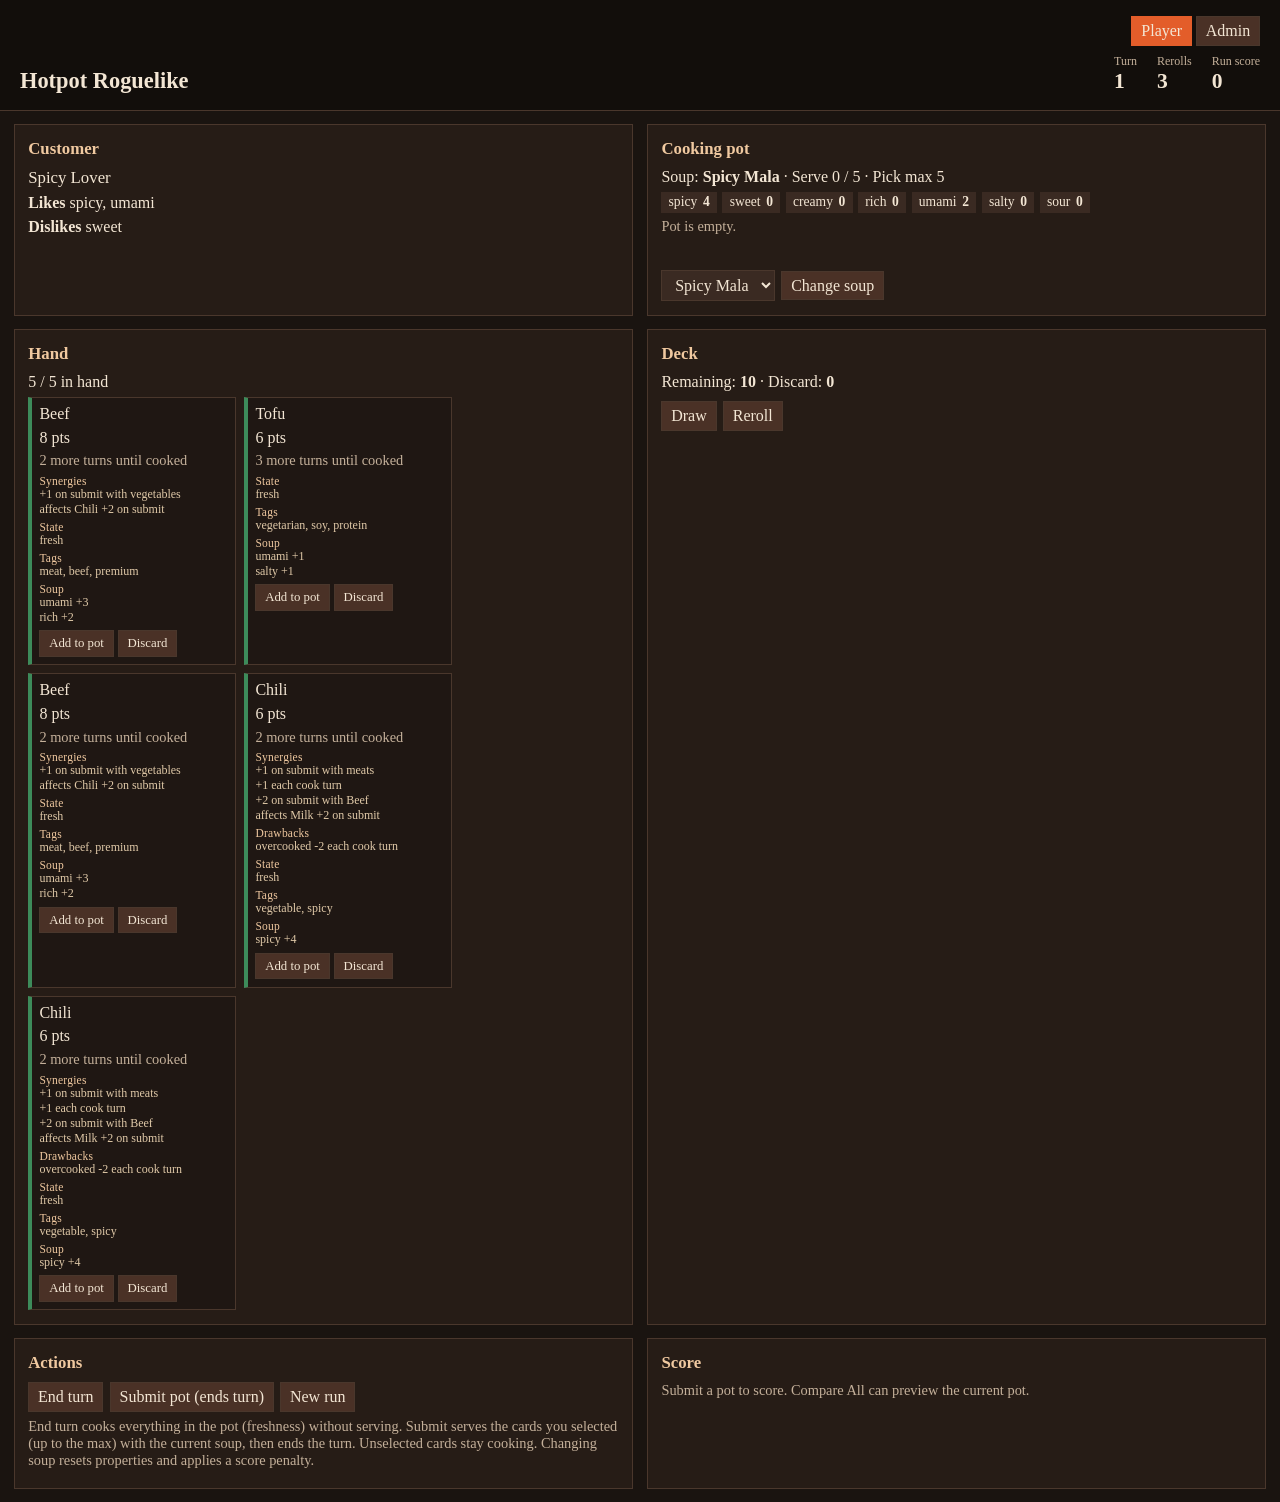
<file: index.html>
<!DOCTYPE html>
<html lang="en">
<head>
  <meta charset="UTF-8">
  <meta name="viewport" content="width=device-width, initial-scale=1">
  <title>Hotpot Roguelike — Mechanics Lab</title>
  <link rel="stylesheet" href="css/main.css">
</head>
<body data-view="player">
  <header class="top">
    <div>
      <h1>Hotpot Roguelike</h1>
      <p class="sub admin-only">Mechanics laboratory — open this file in a browser. Console: <code>Hotpot.game.submitPot()</code></p>
    </div>
    <div class="header-right">
      <div class="view-toggle" role="group" aria-label="View">
        <button type="button" data-action="set-view" data-id="player">Player</button>
        <button type="button" data-action="set-view" data-id="admin">Admin</button>
      </div>
      <dl class="hud">
        <div><dt>Turn</dt><dd id="hud-turn">1</dd></div>
        <div><dt>Rerolls</dt><dd id="hud-rerolls">3</dd></div>
        <div><dt>Run score</dt><dd id="hud-score">0</dd></div>
      </dl>
    </div>
  </header>

  <main id="app">
    <section>
      <h2>Customer</h2>
      <label class="inline admin-only">Serve
        <select id="customer-select"></select>
      </label>
      <div id="customer-body"></div>
    </section>

    <section>
      <h2>Cooking pot</h2>
      <p>Soup: <strong id="soup-name">—</strong> · <span id="pot-count">Serve 0 / —</span> · <span id="serve-instruction">Pick max —</span></p>
      <div id="soup-stats" class="stats"></div>
      <div id="pot-cards" class="cards"></div>
      <div class="row">
        <select id="soup-select"></select>
        <button type="button" data-action="change-soup">Change soup</button>
      </div>
    </section>

    <section>
      <h2>Hand</h2>
      <p><span id="hand-count">0 / 5 in hand</span></p>
      <div id="hand-cards" class="cards"></div>
    </section>

    <section>
      <h2>Deck</h2>
      <p>Remaining: <strong id="deck-count">0</strong> · Discard: <strong id="discard-count">0</strong></p>
      <div id="deck-preview" class="chips admin-only"></div>
      <div class="row">
        <button type="button" data-action="draw">Draw</button>
        <button type="button" data-action="reroll">Reroll</button>
      </div>
    </section>

    <section>
      <h2>Actions</h2>
      <div class="row">
        <button type="button" data-action="end-turn">End turn</button>
        <button type="button" data-action="submit">Submit pot (ends turn)</button>
        <button type="button" data-action="new-run">New run</button>
      </div>
      <p id="submit-status" class="hint"></p>
      <label class="inline admin-only">Max submit ingredients
        <input id="max-submit" type="number" min="1" step="1" value="5">
      </label>
      <label class="inline admin-only">Max cards in hand
        <input id="max-hand" type="number" min="1" step="1" value="5">
      </label>
      <label class="inline admin-only">Active scoring model
        <select id="model-select"></select>
      </label>
      <p class="hint">End turn cooks everything in the pot (freshness) without serving. Submit serves the cards you selected (up to the max) with the current soup, then ends the turn. Unselected cards stay cooking. Changing soup resets properties and applies a score penalty.</p>
    </section>

    <section>
      <h2>Score</h2>
      <div id="score-body"></div>
      <button type="button" class="admin-only" data-action="compare-all">Compare All Scoring Models</button>
      <div id="compare-body" class="admin-only"></div>
    </section>

    <section class="wide admin-only">
      <h2>Debug</h2>
      <div id="debug-body"></div>
    </section>

    <section class="wide admin-only">
      <h2>Ingredient editor</h2>
      <p id="editor-status" class="hint"></p>
      <div class="editor-grid">
        <input id="ing-id" type="hidden">
        <label>Name <input id="ing-name" type="text"></label>
        <label>Base points <input id="ing-points" type="number" value="3"></label>
        <label>Tags <input id="ing-tags" type="text" placeholder="meat, vegetable"></label>
        <label>Fresh duration <input id="ing-fresh" type="number" value="2"></label>
        <label>Cooked duration <input id="ing-cooked" type="number" value="3"></label>
        <label>Overcooked duration <input id="ing-overcooked" type="number" value="2"></label>
      </div>
      <h3>Effects</h3>
      <div id="effect-rows"></div>
      <div class="row">
        <button type="button" data-action="add-effect">Add effect</button>
        <button type="button" data-action="save-ing">Save ingredient</button>
        <button type="button" data-action="clear-ing">New ingredient</button>
      </div>
      <h3>Catalog</h3>
      <div id="catalog-list"></div>
    </section>

    <section class="wide admin-only">
      <h2>Synergy editor</h2>
      <p id="synergy-status" class="hint"></p>
      <p id="synergy-readout" class="lede"></p>
      <dl id="synergy-values" class="syn-values">
        <div><dt>When it fires</dt><dd id="syn-val-trigger">—</dd></div>
        <div><dt id="syn-dt-a">Members</dt><dd id="syn-val-a">—</dd></div>
        <div><dt id="syn-dt-b">Who is affected</dt><dd id="syn-val-b">—</dd></div>
        <div><dt id="syn-dt-boost">Who gets the bonus</dt><dd id="syn-val-boost">—</dd></div>
        <div><dt>Effect</dt><dd id="syn-val-then">—</dd></div>
      </dl>
      <div id="synergy-list"></div>
      <div class="editor-grid">
        <input id="syn-id" type="hidden">
        <label>Name <input id="syn-name" type="text"></label>
        <label>Rule type
          <select id="syn-shape">
            <option value="compliments">Combo / compliments (all members of the combo)</option>
            <option value="when">If present (tag(s) or ingredient unlocks the effect)</option>
          </select>
        </label>
        <label>When it fires
          <select id="syn-trigger">
            <option value="onSubmit">When the pot is submitted</option>
            <option value="onEndTurn">At the end of the turn</option>
            <option value="onAddToPot">When something is added to the pot</option>
          </select>
        </label>
      </div>
      <div id="syn-combo-wrap">
        <h3>Members of this combo</h3>
        <p class="hint">Fires when every member of this combo is in the pot (other ingredients are OK).</p>
        <div id="syn-members"></div>
        <div class="row">
          <button type="button" data-action="add-syn-member">Add member</button>
        </div>
        <label id="syn-boost-wrap">Who gets the bonus
          <select id="syn-boost">
            <option value="all">All members</option>
          </select>
        </label>
      </div>
      <div id="syn-if-wrap" hidden>
        <fieldset id="syn-side-a" class="syn-side" data-kind="ingredient">
          <legend id="syn-legend-a">If the pot contains</legend>
          <label>Kind
            <select id="syn-a-kind" class="syn-kind" data-id="a">
              <option value="ingredient">Ingredient</option>
              <option value="tag">Tag</option>
            </select>
          </label>
          <label class="syn-ing-field">Ingredient <select id="syn-a-ing"></select></label>
          <label class="syn-tag-field">Tag <input id="syn-a-tag" type="text" placeholder="vegetable, spicy"></label>
          <p class="syn-value" id="syn-a-readout"></p>
        </fieldset>
        <div id="syn-who-wrap" class="editor-grid">
          <label>Who gets the effect
            <select id="syn-who">
              <option value="everyone">Everyone</option>
              <option value="only">Only this tag</option>
              <option value="except">Everyone except this tag</option>
            </select>
          </label>
          <label id="syn-who-tag-wrap">Tag <input id="syn-who-tag" type="text" placeholder="vegetable, spicy"></label>
        </div>
      </div>
      <h3>Effect</h3>
      <p class="hint" id="syn-effect-hint">Points go to the combo members (or If-present targets). This amount is how many points.</p>
      <div id="syn-effect-row"></div>
      <div id="when-fields" class="editor-grid" hidden>
        <label>Bonus per turn cooked <input id="syn-per-turn" type="number"></label>
        <label>Turns until overcooked penalty <input id="syn-peak-turns" type="number"></label>
        <label>Overcooked penalty per turn <input id="syn-after-peak" type="number"></label>
      </div>
      <div class="row">
        <button type="button" data-action="save-syn">Save synergy</button>
        <button type="button" data-action="clear-syn">New synergy</button>
        <button type="button" data-action="delete-syn">Delete</button>
      </div>
    </section>

    <section class="wide admin-only">
      <h2>Persistence</h2>
      <div class="row">
        <button type="button" data-action="save">Save</button>
        <button type="button" data-action="load">Load</button>
        <button type="button" data-action="export">Export JSON</button>
        <label class="file">Import JSON <input id="import-file" type="file" accept="application/json,.json"></label>
        <button type="button" data-action="reset-data">Reset to defaults</button>
      </div>
      <p id="persist-status" class="hint">localStorage keys: hotpot-proto-config, hotpot-proto-run</p>
    </section>
  </main>

  <script src="js/namespace.js"></script>
  <script src="js/default-config.js"></script>
  <script src="js/config.js"></script>
  <script src="js/state.js"></script>
  <script src="js/freshness.js"></script>
  <script src="js/effects.js"></script>
  <script src="js/synergies.js"></script>
  <script src="js/scoring.js"></script>
  <script src="js/game.js"></script>
  <script src="js/persist.js"></script>
  <script src="js/editor.js"></script>
  <script src="js/ui.js"></script>
  <script src="js/main.js"></script>
</body>
</html>
</file>
<file: css/main.css>
:root {
  --bg: #1a1410;
  --panel: #261c16;
  --ink: #f3e6d4;
  --muted: #c4b09a;
  --line: #4a372c;
  --accent: #e35d2a;
  --fresh: #3d8b5a;
  --cooked: #c47b22;
  --overcooked: #8a4e28;
  --spoiled: #8a4450;
}

* { box-sizing: border-box; }

body {
  margin: 0;
  font-family: Georgia, "Times New Roman", serif;
  background: var(--bg);
  color: var(--ink);
}

code { font-family: Consolas, "Courier New", monospace; }

.top {
  display: flex;
  justify-content: space-between;
  gap: 1rem;
  align-items: flex-end;
  padding: 1rem 1.25rem;
  border-bottom: 1px solid var(--line);
  background: #120e0b;
}

h1 { margin: 0; font-size: 1.4rem; }
.sub { margin: 0.25rem 0 0; color: var(--muted); font-size: 0.9rem; }

.header-right { display: flex; flex-direction: column; align-items: flex-end; gap: 0.5rem; }
.view-toggle { display: flex; gap: 0.25rem; }
.view-toggle button[aria-pressed="true"] { background: var(--accent); border-color: var(--accent); }

body[data-view="player"] .admin-only { display: none; }

.syn-member { border: 1px solid var(--line); padding: 0.5rem; margin-top: 0.4rem; display: flex; flex-wrap: wrap; gap: 0.4rem; align-items: end; }
.syn-member[data-kind="ingredient"] .syn-tag-field,
.syn-member[data-kind="tag"] .syn-ing-field { display: none !important; }
#syn-members { margin-bottom: 0.4rem; }
#syn-combo-wrap, #syn-if-wrap { margin-top: 0.6rem; }
#syn-boost-wrap { display: block; margin-top: 0.6rem; }
.syn-side[data-kind="ingredient"] .syn-tag-field,
.syn-side[data-kind="tag"] .syn-ing-field,
.syn-side .syn-ing-field[hidden],
.syn-side .syn-tag-field[hidden] { display: none !important; }
.syn-side select, .syn-side input, #syn-effect-row select, #syn-effect-row input {
  min-width: 7rem;
}
.syn-value { margin: 0.35rem 0 0; color: var(--ink); font-size: 0.9rem; }
.syn-values {
  display: grid;
  grid-template-columns: repeat(auto-fit, minmax(10rem, 1fr));
  gap: 0.4rem 0.8rem;
  margin: 0.4rem 0 0.8rem;
}
.syn-values div { display: flex; flex-direction: column; gap: 0.1rem; }
.syn-values dt { font-size: 0.75rem; color: var(--muted); }
.syn-values dd { margin: 0; }
#submit-status.warn { color: #e8b089; }

.hud {
  display: flex;
  gap: 1.25rem;
  margin: 0;
}
.hud dt { font-size: 0.75rem; color: var(--muted); }
.hud dd { margin: 0; font-size: 1.35rem; font-weight: bold; }

#app {
  display: grid;
  grid-template-columns: 1fr 1fr;
  gap: 0.85rem;
  padding: 0.85rem;
}

section {
  background: var(--panel);
  border: 1px solid var(--line);
  padding: 0.85rem;
}

section.wide { grid-column: 1 / -1; }

h2 { margin: 0 0 0.6rem; font-size: 1.05rem; color: #f0c9a0; }
h3 { margin: 0.8rem 0 0.4rem; font-size: 0.95rem; }

p { margin: 0.35rem 0; }
.lede { font-size: 1.05rem; }
.hint, .empty, .meta, .tags, .effects, .cook-eta { color: var(--muted); font-size: 0.9rem; }
.syn-line { margin: 0.2rem 0 0; color: #e0c9a8; font-size: 0.78rem; line-height: 1.3; }
.card-syns, .card-sec { margin: 0.25rem 0 0; overflow: visible; }
.card-syns-h, .card-sec-h { margin: 0.2rem 0 0; font-size: 0.72rem; color: #f0c9a0; letter-spacing: 0.02em; }
.card-syns-i, .card-sec-i { margin: 0; font-size: 0.75rem; color: #e0c9a8; line-height: 1.25; }
.pts small { color: var(--muted); font-weight: normal; }

.row { display: flex; flex-wrap: wrap; gap: 0.4rem; margin-top: 0.6rem; align-items: center; }
.inline { display: flex; gap: 0.4rem; align-items: center; margin: 0.4rem 0; }

button, select, input, .file {
  font: inherit;
  color: var(--ink);
  background: #3a2a22;
  border: 1px solid var(--line);
  padding: 0.3rem 0.55rem;
}

button { cursor: pointer; background: #4a3126; }
button:hover { background: #5c3c2e; }

.cards { display: flex; flex-wrap: wrap; gap: 0.5rem; min-height: 3rem; overflow: visible; }
.card {
  width: 13rem;
  min-width: 13rem;
  height: auto;
  overflow: visible;
  border: 1px solid var(--line);
  padding: 0.45rem;
  background: #1f1713;
}
.card.serve-on { background: #2a2218; box-shadow: inset 0 0 0 1px var(--accent); }
.card .serve-toggle[aria-pressed="true"] { background: var(--accent); border-color: var(--accent); }
.card-actions { display: flex; gap: 0.25rem; margin-top: 0.35rem; }
.card-actions button { font-size: 0.8rem; }

.freshness-fresh { border-left: 4px solid var(--fresh); }
.freshness-cooked { border-left: 4px solid var(--cooked); }
.freshness-overcooked { border-left: 4px solid var(--overcooked); }
.freshness-spoiled { border-left: 4px solid var(--spoiled); }

.compare-card { display: grid; gap: 0.15rem; }
.stat { display: flex; justify-content: space-between; gap: 0.5rem; font-size: 0.9rem; }

#soup-stats {
  display: flex;
  flex-wrap: wrap;
  gap: 0.35rem;
}
#soup-stats .stat {
  display: inline-flex;
  align-items: baseline;
  justify-content: flex-start;
  gap: 0.35rem;
  width: auto;
  background: #3a2a22;
  padding: 0.15rem 0.45rem;
  font-size: 0.85rem;
}

.chips { display: flex; flex-wrap: wrap; gap: 0.3rem; }
.chip { background: #3a2a22; padding: 0.15rem 0.4rem; font-size: 0.8rem; }

.compare-grid {
  display: grid;
  grid-template-columns: repeat(auto-fit, minmax(12rem, 1fr));
  gap: 0.5rem;
  margin-top: 0.5rem;
}
.compare-card { border: 1px solid var(--line); padding: 0.5rem; background: #1f1713; }
.compare-card h3 { margin: 0 0 0.3rem; }

.editor-grid {
  display: grid;
  grid-template-columns: repeat(auto-fit, minmax(12rem, 1fr));
  gap: 0.5rem;
}
.editor-grid label, .effect-row { display: flex; flex-direction: column; gap: 0.2rem; font-size: 0.9rem; }
.effect-row { flex-direction: row; align-items: center; margin: 0.25rem 0; }
.effect-row input, .effect-row select { flex: 1; }
.effect-row .fx-property[hidden] { display: none !important; }

.catalog-row {
  display: flex;
  justify-content: space-between;
  gap: 0.5rem;
  flex-wrap: wrap;
  padding: 0.35rem 0;
  border-bottom: 1px solid var(--line);
}
.row-actions { display: flex; gap: 0.25rem; flex-wrap: wrap; }

.log { max-height: 12rem; overflow: auto; padding-left: 1.1rem; }
pre {
  white-space: pre-wrap;
  font-size: 0.78rem;
  background: #120e0b;
  padding: 0.5rem;
  overflow: auto;
  max-height: 18rem;
}

@media (max-width: 900px) {
  #app { grid-template-columns: 1fr; }
  .top { flex-direction: column; align-items: flex-start; }
  .header-right { align-items: flex-start; }
  .syn-sides { grid-template-columns: 1fr; }
}
</file>
